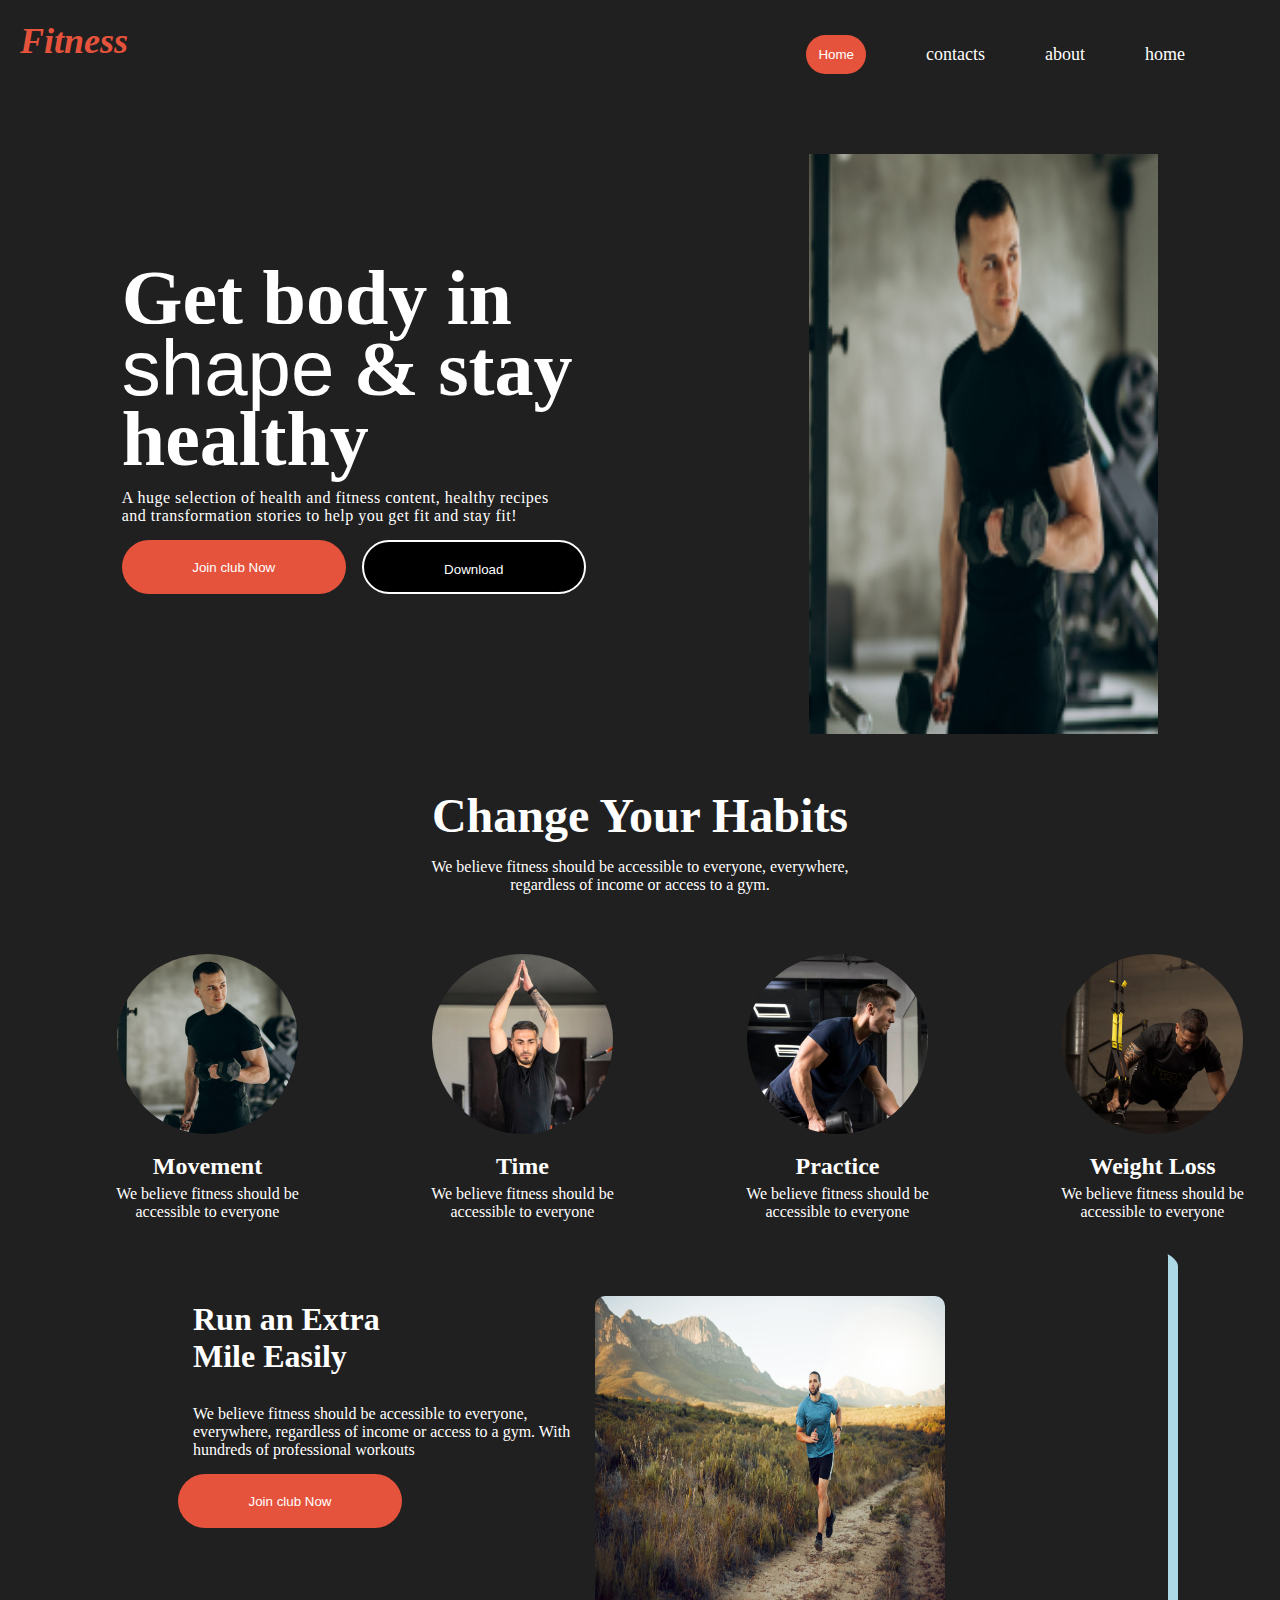
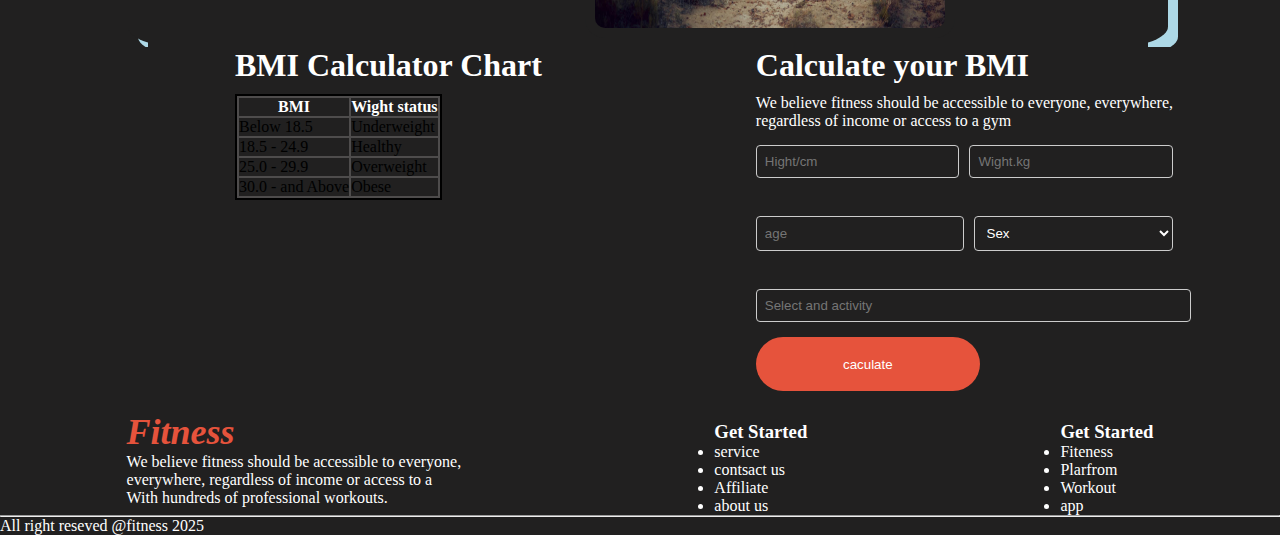
<file: index1.html>
<!DOCTYPE html>
<html lang="en">
    <head>
        <meta charset="UTF-8">
        <meta name="viewport" content="width=device-width, initial-scale=1.0">
        <title>Document</title>
        <link rel="stylesheet" href="/css/new1.css">
        <!-- <link rel="stylesheet" href="/css/resposive.css"> -->
         <link rel="stylesheet" href="./responsive/responsive1.css">
        <link rel="stylesheet" href="https://cdnjs.cloudflare.com/ajax/libs/font-awesome/6.6.0/css/all.min.css" integrity="sha512-Kc323vGBEqzTmouAECnVceyQqyqdsSiqLQISBL29aUW4U/M7pSPA/gEUZQqv1cwx4OnYxTxve5UMg5GT6L4JJg==" crossorigin="anonymous" referrerpolicy="no-referrer" />
    </head>
<body>

    <header>
        <div class="navvo">

            <nav class="navbar">
           
                <h2 class="navbar-text">Fitness</h2>
                <div class="nav-list">
                    <ul class="nav-link">
                        <li class="nav-item"><a href=""><button class="btn-home">Home</button>  </a></li>
                        <li class="nav-item"><a href=""> contacts</a></li>
                        <li class="nav-item"><a href="">about</a></li>
                        <li class="nav-item"><a href="">home</a></li>
                    </ul>
                    <div class="nav-hamburger">
                        <i class="fa-solid fa-bars"></i>
                    </div>
                </div>
            
    
            </nav>

        </div>

       
    </header>
    <!-- banner-start -->
    <banner >
        <div style="padding: 10px;" class="banner">
           
                <div >
                  <div class="ban-text-details">
                    <h1 class="banner-text" >
                        Get body in <br><span class="shape">shape</span> & stay <br>healthy
                       </h1>
                       
                  </div>
                  <p class="banner-p" style="padding-top: -28px;">
                    A huge selection of health and fitness content, healthy recipes <br>and transformation stories to help you get fit and stay fit!
                   </p>
                       <div class="button" style="display:flex;gap: 16px;padding-top: 15px;">
                        <button class="banner-button">Join club Now</button>
                        <button class="banner-button1">Download</button>
                       </div>

                </div>          
            <div>
                <img class="img-banner" src="/images/image 5.png" alt="">

            </div>
        </div>
        
       
    </banner>
      <!-- banner-end -->
    <!-- main -->
    <main>
        <div>
            <h1 class="main-text">Change Your Habits</h1>
            <p class="main-text-p">We believe fitness should be accessible to everyone, everywhere, <br> regardless of income or access to a gym.</p>
        </div>

        <div class="main-content ">
            <div style="color: white;">
                <img style=" padding-top: 10px; border-radius: 50%" class="circular--square"  src="./images/image 5.png" alt="">
                <h2 style="padding-top: 15px;">Movement</h2>
                <p style="padding-top: 5px;">We believe fitness should be <br> accessible to everyone</p>
            </div>
            <div style="color: white;">
                <img style="padding-top: 10px; border-radius: 50%" class="circular--square"  src="./images/image 2.png" alt="">
                <h2 style="padding-top: 15px;">Time</h2>
                <p style="padding-top: 5px;">We believe fitness should be <br> accessible to everyone</p>
            </div>
            <div style="color: white;">
                <img style="padding-top: 10px; border-radius: 50%" class="circular--square"  src="./images/image 4.png" alt="">
                <h2 style="padding-top: 15px;">Practice</h2>
                <p style="padding-top: 5px;">We believe fitness should be <br> accessible to everyone</p>
            </div>
            <div style="color: white;">
                <img style="padding-top: 10px; border-radius: 50%" class="circular--square"  src="./images/image 3.png" alt="">
                <h2 style="padding-top: 15px;">Weight Loss</h2>
                <p style="padding-top: 5px;">We believe fitness should be <br> accessible to everyone</p>
            </div>
        </div>
    </main>
    <!-- next-part -->
    <div  class="shadow-part">
        <div style="display: flex; padding: 30px;" class="run-part">

            <div style="text-align: left;color: white;" class="">
                <h1 style="padding-bottom: 10px;padding: 15px;">Run an Extra <br> 
                 Mile Easily</h1>
                <p style="padding-bottom: 10px;padding: 15px;">We believe fitness should be accessible to everyone, <br> everywhere, regardless of income or access to a gym. With <br> hundreds of professional workouts</p>
                <div >
                 <button style="padding-bottom: 10px;padding: 15px;" class="banner-button">Join club Now</button>
              
                </div>
     
             </div>
             <div>
                <img style="width: 350px;height: 332px;border-radius: 20px;padding: 10px;" src="./images/run.jpg" alt="">
             </div>

        </div>
       

    </div>
    <!-- BM1 -->
     <div style="display: flex; justify-content: space-around;" class="table-content">
        <div class="table-bm1">
            <h1 style="color: white;padding-bottom: 10px;">BMI Calculator Chart</h1>

            <table >
                <tr style="color: white;padding: 10px;">
                  <th>BMI</th>
                  <th>Wight status</th>
                  
                </tr>
                <tr>
                  <td>Below 18.5</td>
                  <td>Underweight</td>
                 
                </tr>
                <tr>
                  <td>18.5 - 24.9</td>
                  <td>Healthy</td>
                
                </tr>
                <tr>
                  <td>25.0 - 29.9</td>
                  <td>Overweight</td>
                 
                </tr>
                <tr>
                  <td>30.0 - and Above</td>
                  <td>Obese</td>
                 
                </tr>
              </table>
        </div>
        <div>
            <h1 style="color: white;padding-bottom: 10px;">Calculate your BMI</h1>
            <p style="color: white;padding-bottom: 10px;">We believe fitness should be accessible to everyone, everywhere,<br> regardless of income or access to a gym</p>
            <form style="color: white;" action="">
               <div style="display: flex;gap: 10px;">
                <input type="text" id="name" name="name" placeholder="Hight/cm" required>
                <input type="email" id="email" name="email" placeholder="Wight.kg" required>
               </div>
                <br>
                <div style="display: flex;gap: 10px; padding-top: 0%;">
                    <input type="email" id="email" name="email" placeholder="age" required>
                   
                      <select style="color: white;"  id="gender" name="sex">
                        <option value="male">Sex</option>
                        <option value="female">Female</option>
                        <option value="other">Other</option>
                      </select>

                </div>
               
              <br> <input type="email" id="email" name="email" placeholder="Select and activity" required>
              
               
            </form>
            <button style="padding-bottom: 10px;padding: 15px;" class="banner-button">caculate</button>
        </div>
     </div>
    <!-- footer -->
     <footer>

        <div class="footer" style="display: flex;justify-content: space-around;padding-top: 20px;">
            <div>
                <h2 class="navbar-text">Fitness</h2>
                <p style="color: white;">We believe fitness should be accessible to everyone, <br> everywhere, regardless of income or access to a <br> With hundreds of professional workouts.</p>

            </div>
          
                <div  style="padding-top: 10px;">
                    <h3 style="color: white;">Get Started</h3>
                    <ul style="color: white;text-decoration: none;">
                        <li>service</li>
                        <li>contsact us</li>
                        <li>Affiliate</li>
                        <li>about us</li>
                    </ul>
                </div>
                <div  style="padding-top: 10px;">
                    <h3 style="color: white;">Get Started</h3>
                    <ul style="color: white;text-decoration: none;">
                        <li>Fiteness</li>
                        <li>Plarfrom</li>
                        <li>Workout</li>
                        <li>app</li>
                    </ul>
                </div>
             
              

            </div>
            <hr>
            <p style="color: white;">All right reseved @fitness 2025</p>
          
       
     </footer>
</body>
</html>
</file>
<file: css/new1.css>
@import url('https://fonts.googleapis.com/css2?family=Inter:ital,opsz,wght@0,14..32,100..900;1,14..32,100..900&family=Ubuntu:ital,wght@0,300;0,400;0,500;0,700;1,300;1,400;1,500;1,700&display=swap');
@import url('https://fonts.cdnfonts.com/css/miama');

.body {
   font-family: "Inter", sans-serif;
   font-optical-sizing: auto;
   font-weight:400;
   font-style: normal;
 }
/* header-part */
*{
  background-color: rgb(33, 32, 32);
    margin: 0;
    padding: 0;
   

}
/* .navvo{
     align-items: center;
     padding: 8%;
     padding-top: 0%;
    
    
      width: 1440px; 
}  */

.navbar{
    display: flex;
    justify-content: space-between; 
    margin: 0 auto;
   padding: 20px;  
   max-width: 1440px;
 
  }
 
  .navbar-text{
    font-style:italic;
    font-size: 36px;
   color: #E6533C;
  }
  .nav-link{
    display: flex;
    align-items: center;
    margin: 15px;
  

  }
  .nav-item,.nav-item>a{
    list-style: none;
    margin-right: 30px;
    text-decoration: none;
    color:white;
    font-size: 18px;
    align-items: center;
  }
  .nav-hamburger{
    display: none;
  }
  .btn-home{
    background:  #E6533C;  
    border-radius: 50px;
    border:none;
   color: white;
   padding: 12px;

  }
  .banner{
    color: white;
    display: flex;  
   align-items: center;
   justify-content: center;
   justify-content:space-around;
   max-width: 1440px;
  
   
  }
  .banner-text{
    color:white;
    font-size: 78px;
  line-height: 70px;
    letter-spacing: 0%; 
    text-align: justify;
   
  }
  .banner-p{
    padding-top: 15px;
    color: #FFFFFF;
    letter-spacing: 0.5px;  
  }
  /* banner */

 

 
  .shape{
    font-family: 'Miama', sans-serif;
    font-size: 78px;    
    font-weight: 500;
  }
  
 
  .banner-button{
    padding: 20px;
    width: 224px;
    height: 54px;
    border-radius: 42px;
   background-color: #E6533C;
   color: #FFFFFF;
   border: none;
    
  }
  .banner-button1{
    padding: 20px;
    border-radius: 42px;
    width: 224px;
    height: 54px;
    background-color: black;
    color: #FFFFFF;
    border: 2px solid ;
  }
  .img-banner{
    width: 349px;
    height: 580px;
    image-resolution: from-image;
    box-shadow: black;
    padding-top: 35px;
  }
  .main-text{
    text-align: center;
    font-size: 48px;
    color: white;
    padding-top: 40px;

  }
  .main-text-p{
    color: white;
    text-align: center;
    padding-top: 15px;
  }
  .main-content{
    display: flex;   
    text-align: center;
    justify-content: center;
    align-items: center; 
    width: 1260px;
    justify-content: space-around;
    padding: 50px;
    padding-bottom: 15px;     
  }
  .shadow-part{
    width: 1000px;
    height: 371px;
    border-radius: 5%;
    padding: 20px;
margin-left: 10%;
  justify-content: center;
 align-items: center;

text-align: center;
/* background-color:rgb(57, 52, 52); */
box-shadow: 10px 10px lightblue;

  }
  .table-bm1{
    margin-left: 10%;
  

  }
  table {
    border:2px solid;
    background-color: #4e4c4c;
  }
  /* frm */
  label {
    font-weight: bold;
    margin-top: 10px;
    display: block;
  }
  input[type="text"],
  input[type="email"],
  input[type="password"],
  select,
  textarea {
    width: 100%;
    padding: 8px;
    margin-top: 5px;
    margin-bottom: 15px;
    border: 1px solid #ccc;
    border-radius: 4px;
  }
  input[type="radio"],
  input[type="checkbox"] {
    margin-right: 5px;
  }
</file>
<file: css/resposive.css>
/* responsive-site-header */
 @media only screen and(max-width:375px) {
  .navbar,.nav-link,.nav-list{
    
    display: flex;
    align-items: center;
   
    
   }
   .navbar-text{
     align-items: center;

   }
   .nav-hamburger{
     display:block;
     padding-right: 20px;
       align-items: center;
   
   }
   .nav-item,.nav-item>a{
    display: none;
   
   }
 




  
 }
 @media only screen and (max-width: 576px) {
  
   .navbar,.nav-link,.nav-list{
    
     display: flex;
     align-items: center;
     
    }
    .navbar-text{
      align-items: center;

    }
    .nav-hamburger{
      display:block;
      padding-right: 20px;
        align-items: center;
    
    }
    .nav-item,.nav-item>a{
     display: none;
    
    }
    .banner{
      display: grid;
      align-items: center;
    }
   
    .banner-text{
      align-items: center;
      justify-content: center;
      text-align:left

    }
    
    .img-banner{
      width:auto;
      padding-top: 55px;
    }
    
 }
</file>
<file: responsive/responsive1.css>
@media only screen and (max-width: 576px) {
  
    .navbar{  
      flex-direction: row;
     
     }
    
     /* ,.nav-link,.nav-list */
     
     .navbar-text{
       align-items: center;
     }
     .nav-hamburger{
       display:block;
       padding-right: 20px;
         align-items: center; 
         gap: 10px;
         color: white;
     
     }
     .nav-item,.nav-item>a{
      display: none;
     
     }
     .banner{
      flex-direction: column;
      align-items: center;

    }
   
   
    .banner-text{
      font-size: 35px;
      text-align: center;
      
    }
    .banner-p{
    
      align-items: center;
      letter-spacing: 0px; 
      justify-content: center; padding-left: 40px;
      font-size: smaller;

    }
    
    
    .img-banner{
      width:auto;
      padding-top: 55px;
    }
    .button{
      flex-direction: column;
      align-items: center;

    }
    .main-content{
      flex-direction: column;
      text-align: center;
    justify-content: center;
    align-items: center;
    width: auto;
    }
    .shadow-part{
      flex-direction: column;
      width: 380px;
      height: 300px;
      margin-left: 0%;
      padding: auto;

    }
    .run-part,.shadow-part{
      flex-direction: column;
      text-align: center;
    justify-content: center;
    align-items: center;
    width: auto;
    padding: 30px;
    margin: auto;

    }
    .table-content{
      padding-top: 350px;
      flex-direction: column;
      text-align: center;
   
      margin: auto;

    }
    .footer{
      flex-direction: column;
      text-align: center;
      margin: auto;

    }
    }
</file>
